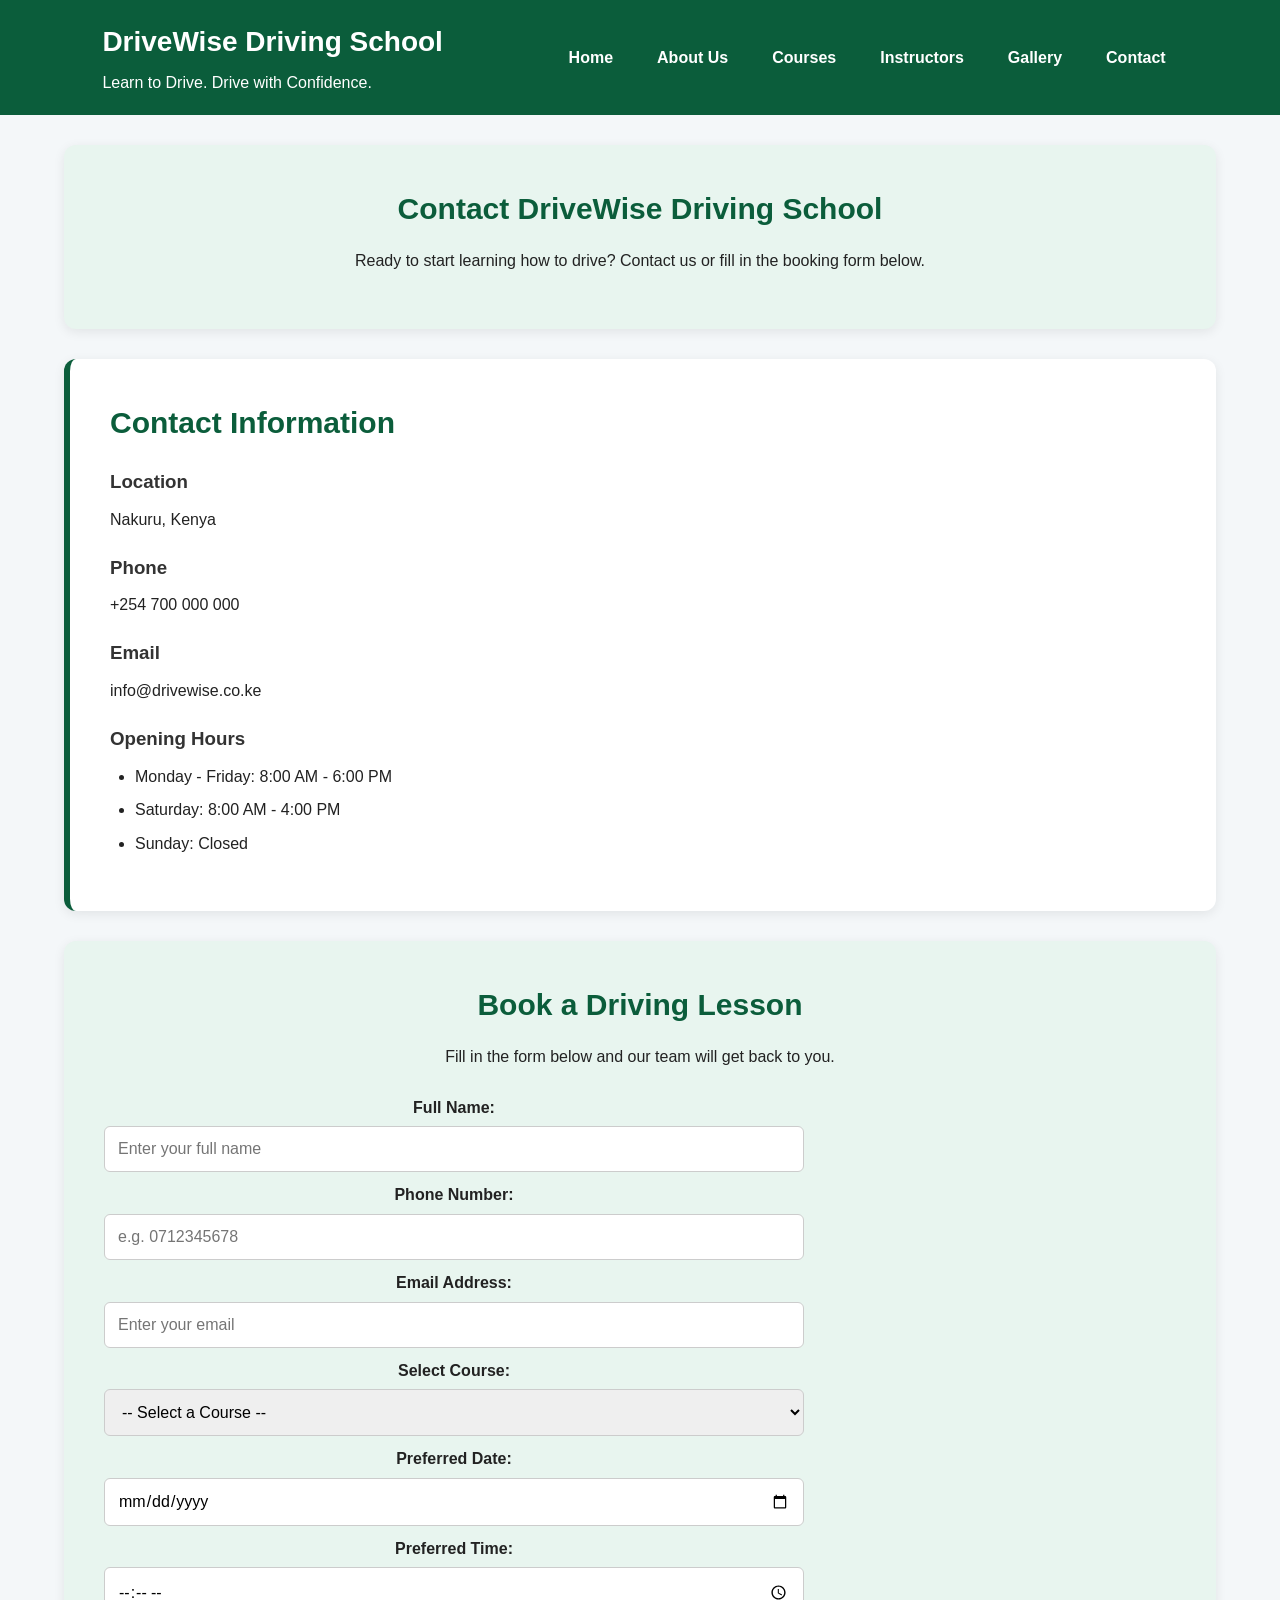
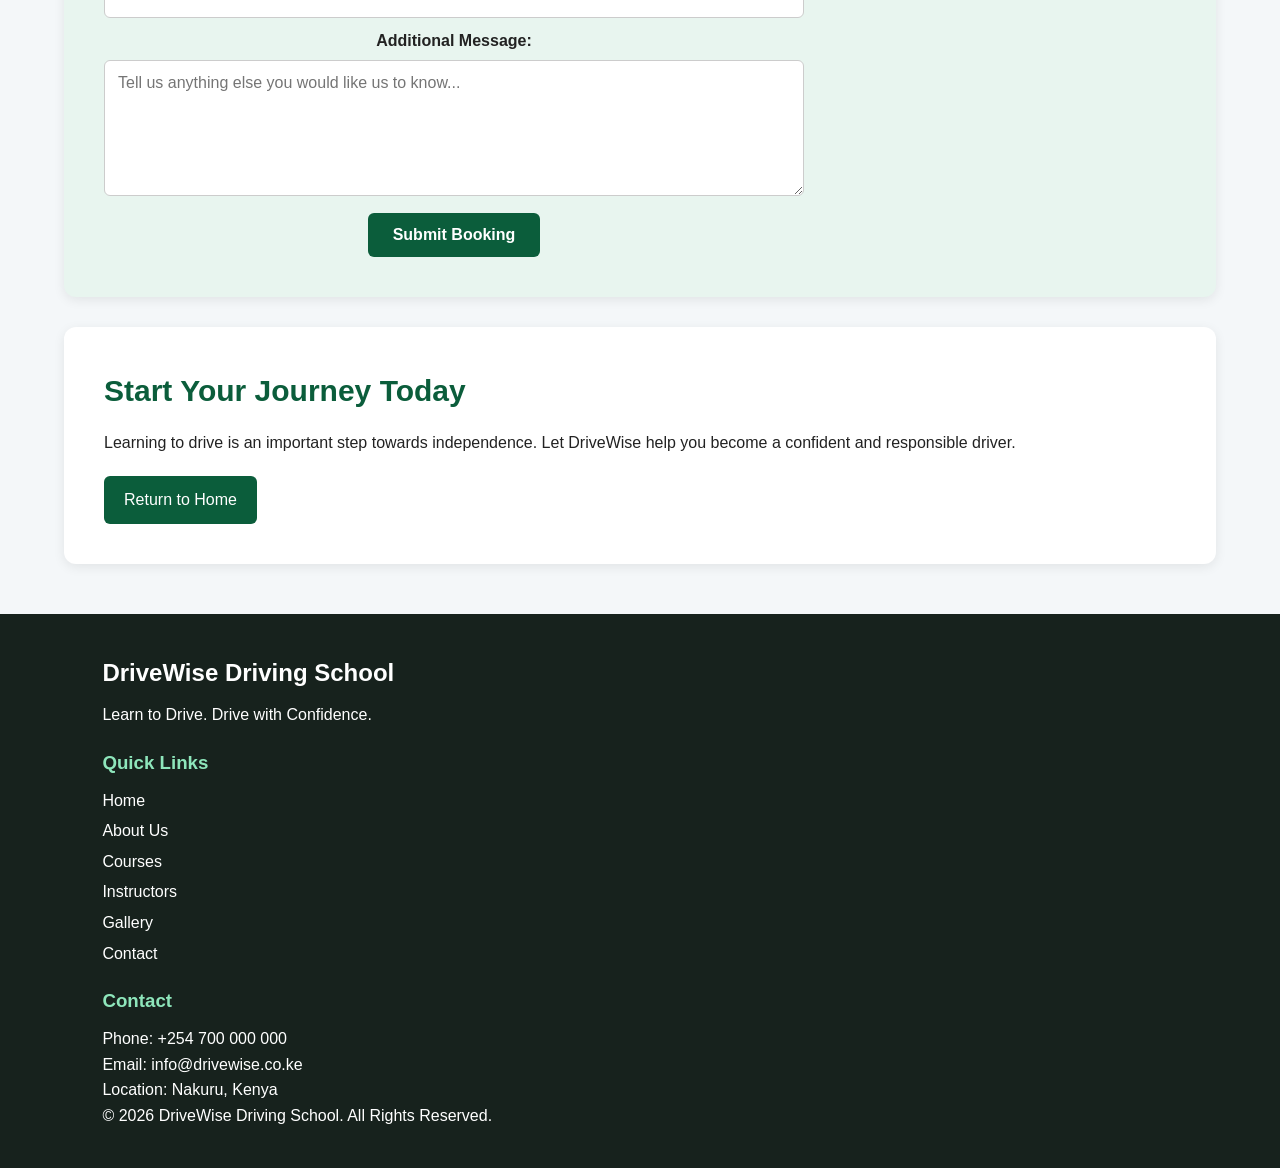
<file: contact.html>
<!DOCTYPE html>
<html lang="en">

<head>
    <meta charset="UTF-8">
    <meta name="viewport" content="width=device-width, initial-scale=1.0">

    <title>Contact Us - DriveWise Driving School</title>

    <link rel="stylesheet" href="style.css">
</head>



    <!-- HEADER -->
    <header>

        <div>
            <h1>DriveWise Driving School</h1>
            <p>Learn to Drive. Drive with Confidence.</p>
        </div>

        <!-- NAVIGATION -->
        <nav>
            <ul>
                <li><a href="index.html">Home</a></li>
                <li><a href="about.html">About Us</a></li>
                <li><a href="courses.html">Courses</a></li>
                <li><a href="instructors.html">Instructors</a></li>
                <li><a href="gallery.html">Gallery</a></li>
                <li><a href="contact.html">Contact</a></li>
            </ul>
        </nav>

    </header>


    <!-- MAIN CONTENT -->
    <main>

        <!-- CONTACT INTRO -->
        <section id="quick-contact">

            <h2>Contact DriveWise Driving School</h2>

            <p>
                Ready to start learning how to drive?
                Contact us or fill in the booking form below.
            </p>

        </section>


        <!-- CONTACT INFORMATION -->
        <section id="contact-information">

            <h2>Contact Information</h2>

            <h3>Location</h3>
            <p>Nakuru, Kenya</p>

            <h3>Phone</h3>
            <p>+254 700 000 000</p>

            <h3>Email</h3>
            <p>info@drivewise.co.ke</p>

            <h3>Opening Hours</h3>

            <ul>
                <li>Monday - Friday: 8:00 AM - 6:00 PM</li>
                <li>Saturday: 8:00 AM - 4:00 PM</li>
                <li>Sunday: Closed</li>
            </ul>

        </section>


        <!-- BOOKING FORM -->
        <section id="booking">

            <h2>Book a Driving Lesson</h2>

            <p>
                Fill in the form below and our team will get back to you.
            </p>

            <form id="contact-form">

                <!-- NAME -->
                <label for="name">Full Name:</label>

                <input
                    type="text"
                    id="name"
                    name="name"
                    placeholder="Enter your full name"
                    required>


                <!-- PHONE -->
                <label for="phone">Phone Number:</label>

                <input
                    type="tel"
                    id="phone"
                    name="phone"
                    placeholder="e.g. 0712345678"
                    required>


                <!-- EMAIL -->
                <label for="email">Email Address:</label>

                <input
                    type="email"
                    id="email"
                    name="email"
                    placeholder="Enter your email">


                <!-- COURSE -->
                <label for="course">Select Course:</label>

                <select id="course" name="course" required>

                    <option value="">-- Select a Course --</option>

                    <option value="beginner">
                        Beginner Driving Course
                    </option>

                    <option value="manual">
                        Manual Driving Course
                    </option>

                    <option value="automatic">
                        Automatic Driving Course
                    </option>

                    <option value="refresher">
                        Refresher Driving Course
                    </option>

                    <option value="defensive">
                        Defensive Driving Course
                    </option>

                </select>


                <!-- DATE -->
                <label for="date">Preferred Date:</label>

                <input
                    type="date"
                    id="date"
                    name="date"
                    required>


                <!-- TIME -->
                <label for="time">Preferred Time:</label>

                <input
                    type="time"
                    id="time"
                    name="time"
                    required>


                <!-- MESSAGE -->
                <label for="message">Additional Message:</label>

                <textarea
                    id="message"
                    name="message"
                    rows="6"
                    placeholder="Tell us anything else you would like us to know..."></textarea>


                <!-- SUBMIT -->
                <button type="submit">
                    Submit Booking
                </button>

            </form>

        </section>


        <!-- FINAL CTA -->
        <section id="contact-cta">

            <h2>Start Your Journey Today</h2>

            <p>
                Learning to drive is an important step towards
                independence. Let DriveWise help you become a
                confident and responsible driver.
            </p>

            <a href="index.html">Return to Home</a>

        </section>

    </main>


    <!-- FOOTER -->
    <footer>

        <h2>DriveWise Driving School</h2>

        <p>Learn to Drive. Drive with Confidence.</p>

        <h3>Quick Links</h3>

        <ul>
            <li><a href="index.html">Home</a></li>
            <li><a href="about.html">About Us</a></li>
            <li><a href="courses.html">Courses</a></li>
            <li><a href="instructors.html">Instructors</a></li>
            <li><a href="gallery.html">Gallery</a></li>
            <li><a href="contact.html">Contact</a></li>
        </ul>

        <h3>Contact</h3>

        <p>Phone: +254 700 000 000</p>
        <p>Email: info@drivewise.co.ke</p>
        <p>Location: Nakuru, Kenya</p>

        <p>
            &copy; 2026 DriveWise Driving School. All Rights Reserved.
        </p>

    </footer>


<script src="script.js"></script>

</body>
</html>
</file>
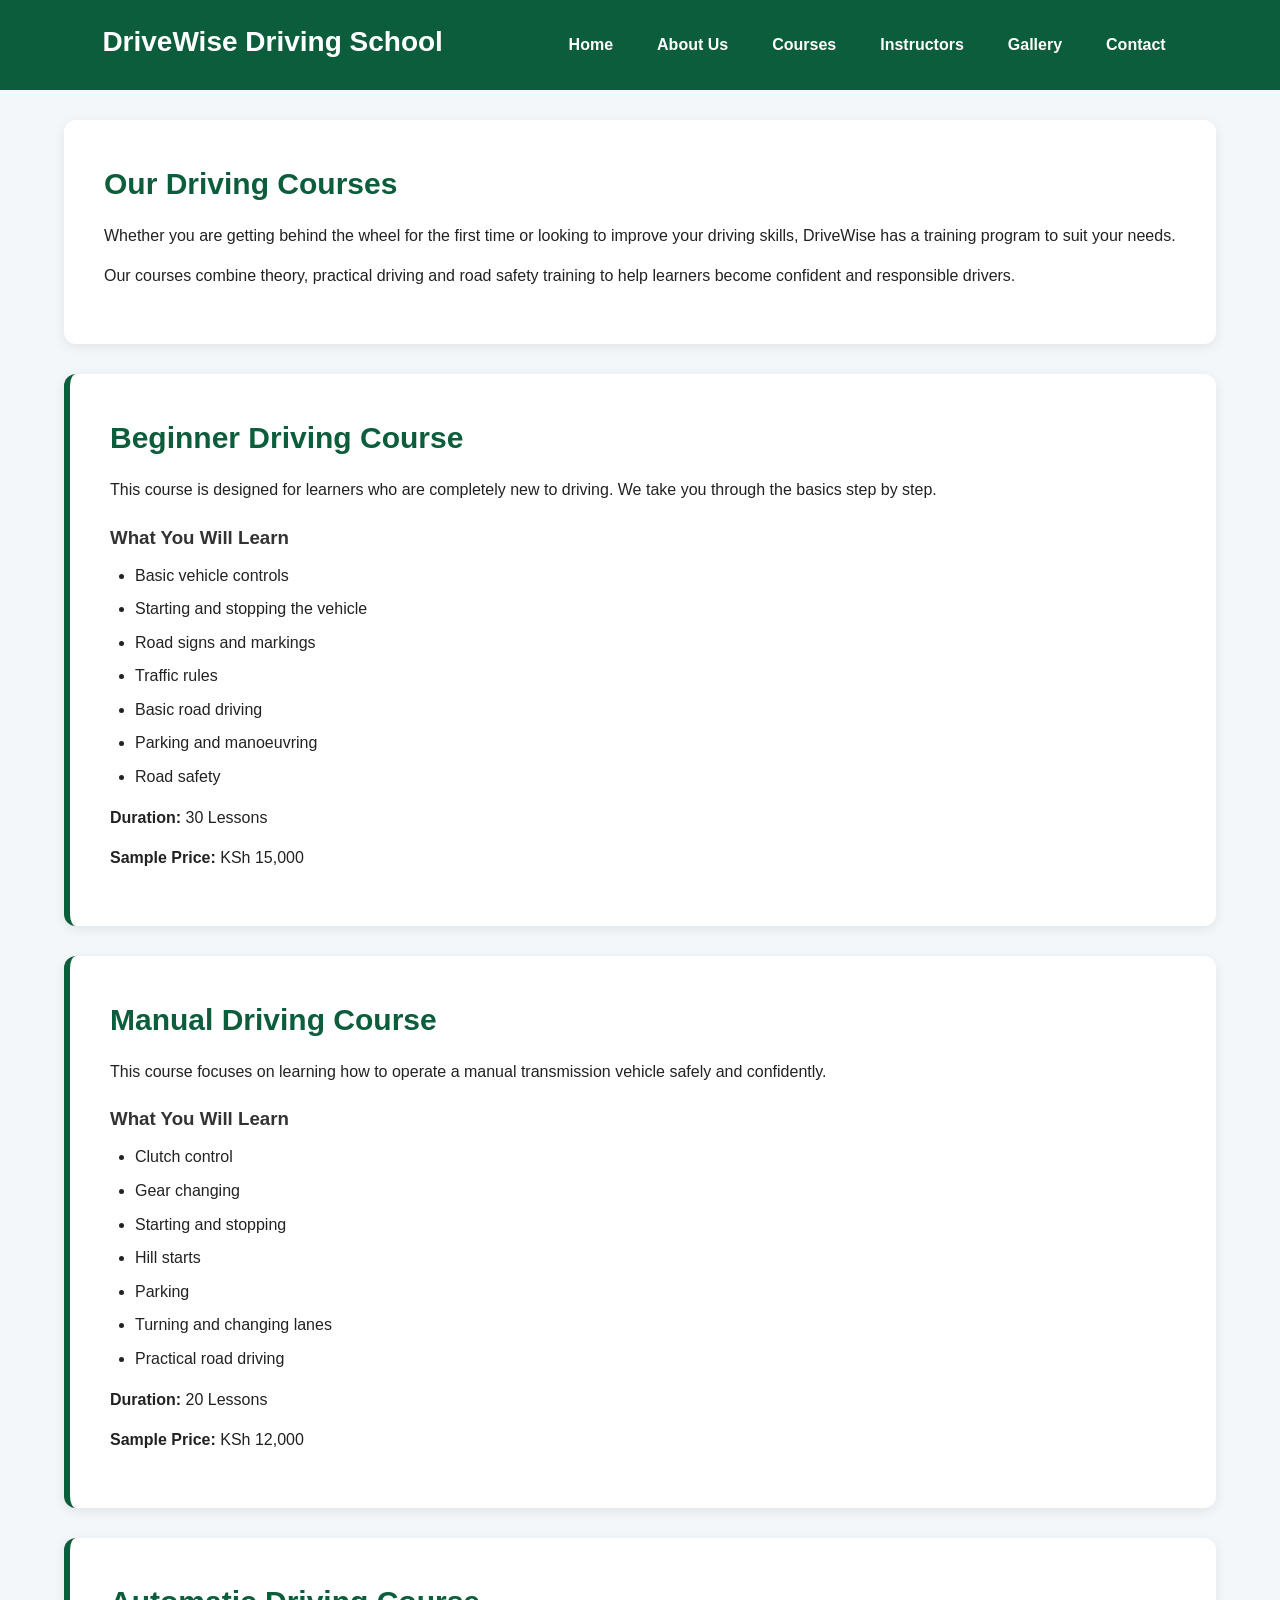
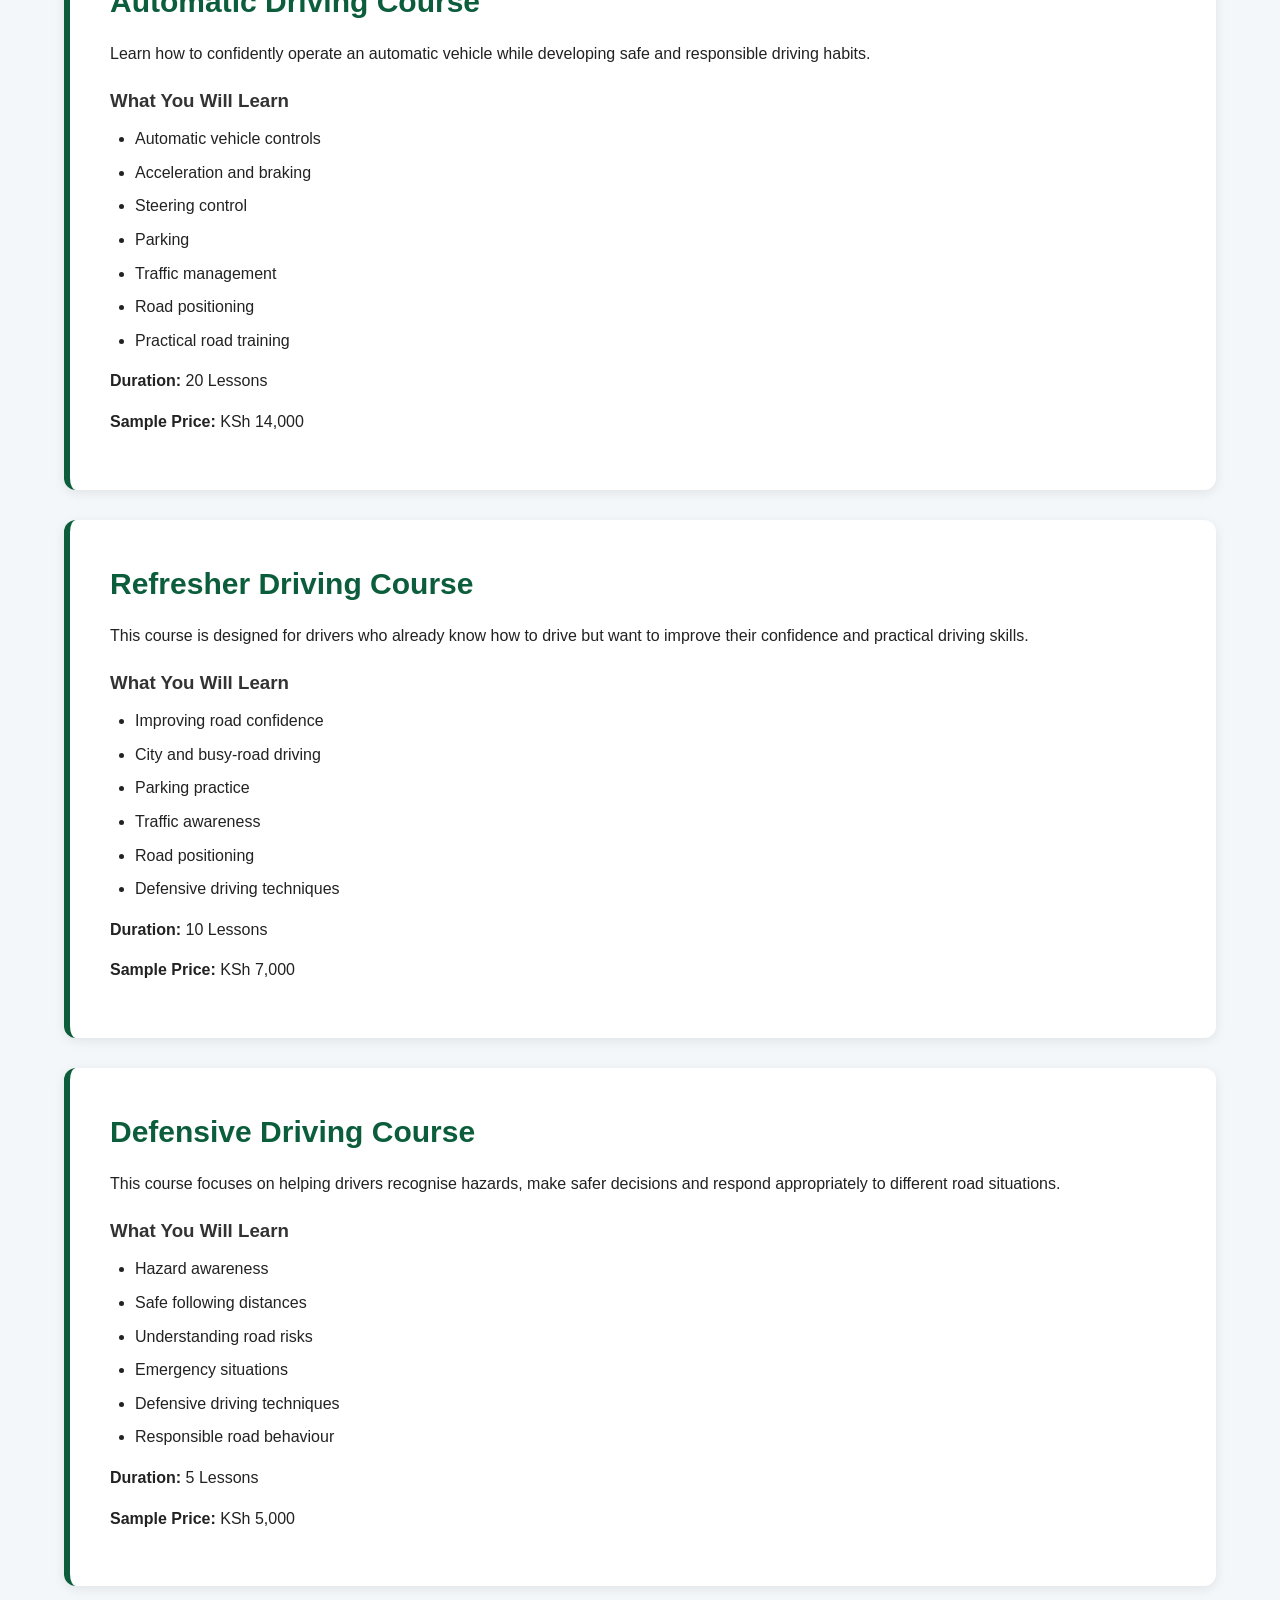
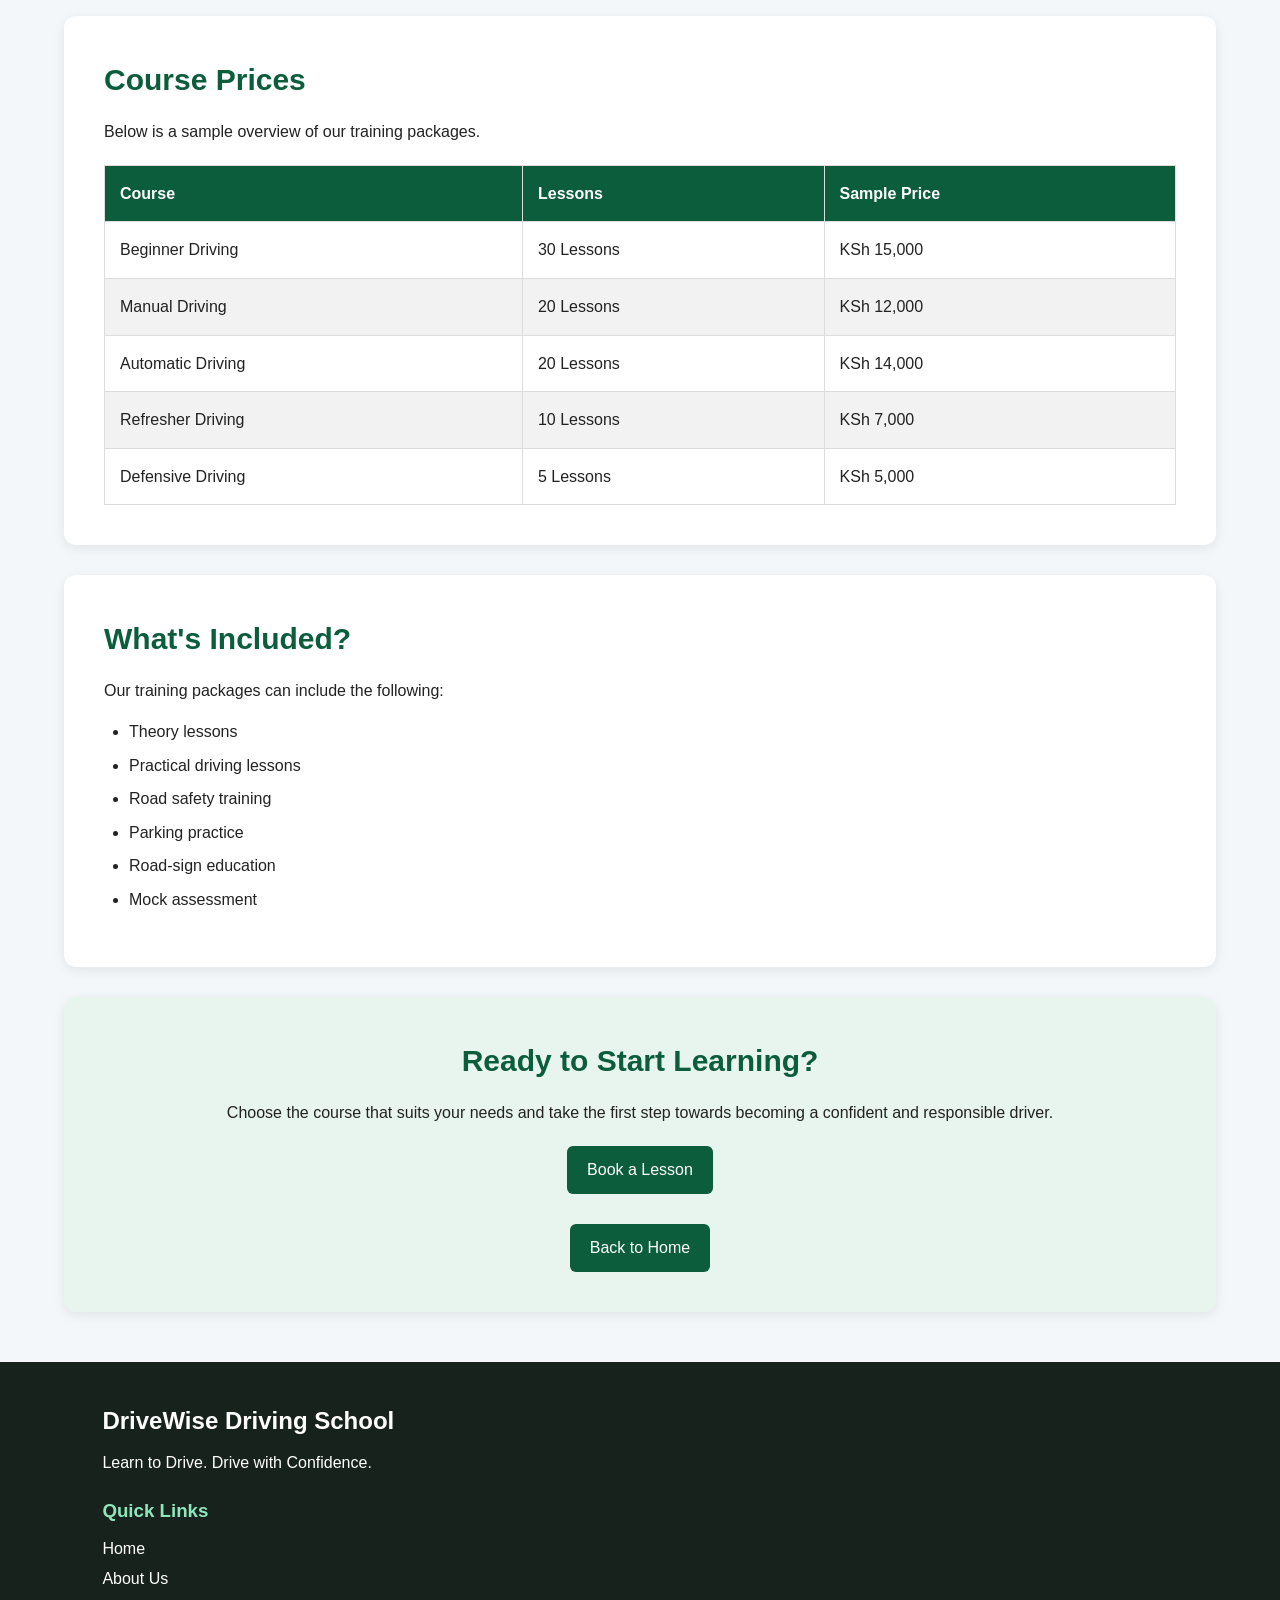
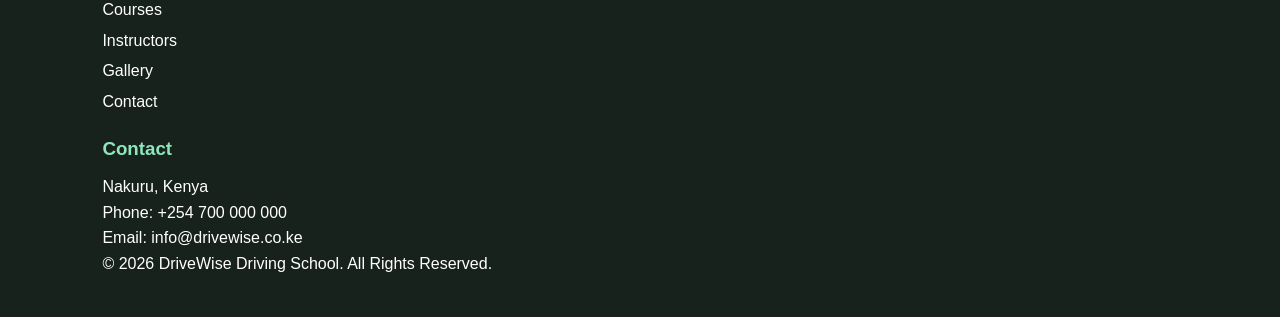
<file: courses.html>
<!DOCTYPE html>
<html lang="en">

<head>
    <meta charset="UTF-8">
    <meta name="viewport" content="width=device-width, initial-scale=1.0">

    <title>Courses | DriveWise Driving School</title>
  <link rel="stylesheet" href="style.css">
</head>

<body>

    <!-- ==================== HEADER ==================== -->

    <header>

        <h1>DriveWise Driving School</h1>

        <nav>
            <ul>
                <li><a href="index.html">Home</a></li>
                <li><a href="about.html">About Us</a></li>
                <li><a href="courses.html">Courses</a></li>
                <li><a href="instructors.html">Instructors</a></li>
                <li><a href="gallery.html">Gallery</a></li>
                <li><a href="contact.html">Contact</a></li>
            </ul>
        </nav>

    </header>


    <!-- ==================== MAIN CONTENT ==================== -->

    <main>

        <!-- INTRODUCTION -->

        <section id="courses-intro">

            <h2>Our Driving Courses</h2>

            <p>
                Whether you are getting behind the wheel for the first time
                or looking to improve your driving skills, DriveWise has a
                training program to suit your needs.
            </p>

            <p>
                Our courses combine theory, practical driving and road safety
                training to help learners become confident and responsible
                drivers.
            </p>

        </section>


        <!-- ==================== BEGINNER COURSE ==================== -->

        <section id="beginner-course">

            <h2>Beginner Driving Course</h2>

            <p>
                This course is designed for learners who are completely new
                to driving. We take you through the basics step by step.
            </p>

            <h3>What You Will Learn</h3>

            <ul>
                <li>Basic vehicle controls</li>
                <li>Starting and stopping the vehicle</li>
                <li>Road signs and markings</li>
                <li>Traffic rules</li>
                <li>Basic road driving</li>
                <li>Parking and manoeuvring</li>
                <li>Road safety</li>
            </ul>

            <p>
                <strong>Duration:</strong> 30 Lessons
            </p>

            <p>
                <strong>Sample Price:</strong> KSh 15,000
            </p>

        </section>


        <!-- ==================== MANUAL COURSE ==================== -->

        <section id="manual-course">

            <h2>Manual Driving Course</h2>

            <p>
                This course focuses on learning how to operate a manual
                transmission vehicle safely and confidently.
            </p>

            <h3>What You Will Learn</h3>

            <ul>
                <li>Clutch control</li>
                <li>Gear changing</li>
                <li>Starting and stopping</li>
                <li>Hill starts</li>
                <li>Parking</li>
                <li>Turning and changing lanes</li>
                <li>Practical road driving</li>
            </ul>

            <p>
                <strong>Duration:</strong> 20 Lessons
            </p>

            <p>
                <strong>Sample Price:</strong> KSh 12,000
            </p>

        </section>


        <!-- ==================== AUTOMATIC COURSE ==================== -->

        <section id="automatic-course">

            <h2>Automatic Driving Course</h2>

            <p>
                Learn how to confidently operate an automatic vehicle while
                developing safe and responsible driving habits.
            </p>

            <h3>What You Will Learn</h3>

            <ul>
                <li>Automatic vehicle controls</li>
                <li>Acceleration and braking</li>
                <li>Steering control</li>
                <li>Parking</li>
                <li>Traffic management</li>
                <li>Road positioning</li>
                <li>Practical road training</li>
            </ul>

            <p>
                <strong>Duration:</strong> 20 Lessons
            </p>

            <p>
                <strong>Sample Price:</strong> KSh 14,000
            </p>

        </section>


        <!-- ==================== REFRESHER COURSE ==================== -->

        <section id="refresher-course">

            <h2>Refresher Driving Course</h2>

            <p>
                This course is designed for drivers who already know how to
                drive but want to improve their confidence and practical
                driving skills.
            </p>

            <h3>What You Will Learn</h3>

            <ul>
                <li>Improving road confidence</li>
                <li>City and busy-road driving</li>
                <li>Parking practice</li>
                <li>Traffic awareness</li>
                <li>Road positioning</li>
                <li>Defensive driving techniques</li>
            </ul>

            <p>
                <strong>Duration:</strong> 10 Lessons
            </p>

            <p>
                <strong>Sample Price:</strong> KSh 7,000
            </p>

        </section>


        <!-- ==================== DEFENSIVE DRIVING ==================== -->

        <section id="defensive-driving">

            <h2>Defensive Driving Course</h2>

            <p>
                This course focuses on helping drivers recognise hazards,
                make safer decisions and respond appropriately to different
                road situations.
            </p>

            <h3>What You Will Learn</h3>

            <ul>
                <li>Hazard awareness</li>
                <li>Safe following distances</li>
                <li>Understanding road risks</li>
                <li>Emergency situations</li>
                <li>Defensive driving techniques</li>
                <li>Responsible road behaviour</li>
            </ul>

            <p>
                <strong>Duration:</strong> 5 Lessons
            </p>

            <p>
                <strong>Sample Price:</strong> KSh 5,000
            </p>

        </section>


        <!-- ==================== PRICING TABLE ==================== -->

        <section id="pricing">

            <h2>Course Prices</h2>

            <p>
                Below is a sample overview of our training packages.
            </p>

            <table border="1">

                <thead>

                    <tr>
                        <th>Course</th>
                        <th>Lessons</th>
                        <th>Sample Price</th>
                    </tr>

                </thead>

                <tbody>

                    <tr>
                        <td>Beginner Driving</td>
                        <td>30 Lessons</td>
                        <td>KSh 15,000</td>
                    </tr>

                    <tr>
                        <td>Manual Driving</td>
                        <td>20 Lessons</td>
                        <td>KSh 12,000</td>
                    </tr>

                    <tr>
                        <td>Automatic Driving</td>
                        <td>20 Lessons</td>
                        <td>KSh 14,000</td>
                    </tr>

                    <tr>
                        <td>Refresher Driving</td>
                        <td>10 Lessons</td>
                        <td>KSh 7,000</td>
                    </tr>

                    <tr>
                        <td>Defensive Driving</td>
                        <td>5 Lessons</td>
                        <td>KSh 5,000</td>
                    </tr>

                </tbody>

            </table>

        </section>


        <!-- ==================== WHAT IS INCLUDED ==================== -->

        <section id="included">

            <h2>What's Included?</h2>

            <p>
                Our training packages can include the following:
            </p>

            <ul>
                <li>Theory lessons</li>
                <li>Practical driving lessons</li>
                <li>Road safety training</li>
                <li>Parking practice</li>
                <li>Road-sign education</li>
                <li>Mock assessment</li>
            </ul>

        </section>


        <!-- ==================== CALL TO ACTION ==================== -->

        <section id="course-cta">

            <h2>Ready to Start Learning?</h2>

            <p>
                Choose the course that suits your needs and take the first
                step towards becoming a confident and responsible driver.
            </p>

            <a href="contact.html">Book a Lesson</a>

            <br><br>

            <a href="index.html">Back to Home</a>

        </section>

    </main>


    <!-- ==================== FOOTER ==================== -->

    <footer>

        <h2>DriveWise Driving School</h2>

        <p>
            Learn to Drive. Drive with Confidence.
        </p>

        <h3>Quick Links</h3>

        <ul>
            <li><a href="index.html">Home</a></li>
            <li><a href="about.html">About Us</a></li>
            <li><a href="courses.html">Courses</a></li>
            <li><a href="instructors.html">Instructors</a></li>
            <li><a href="gallery.html">Gallery</a></li>
            <li><a href="contact.html">Contact</a></li>
        </ul>

        <h3>Contact</h3>

        <p>Nakuru, Kenya</p>
        <p>Phone: +254 700 000 000</p>
        <p>Email: info@drivewise.co.ke</p>

        <p>
            &copy; 2026 DriveWise Driving School. All Rights Reserved.
        </p>

    </footer>
<script src="script.js"></script>
</body>

</html>
</file>
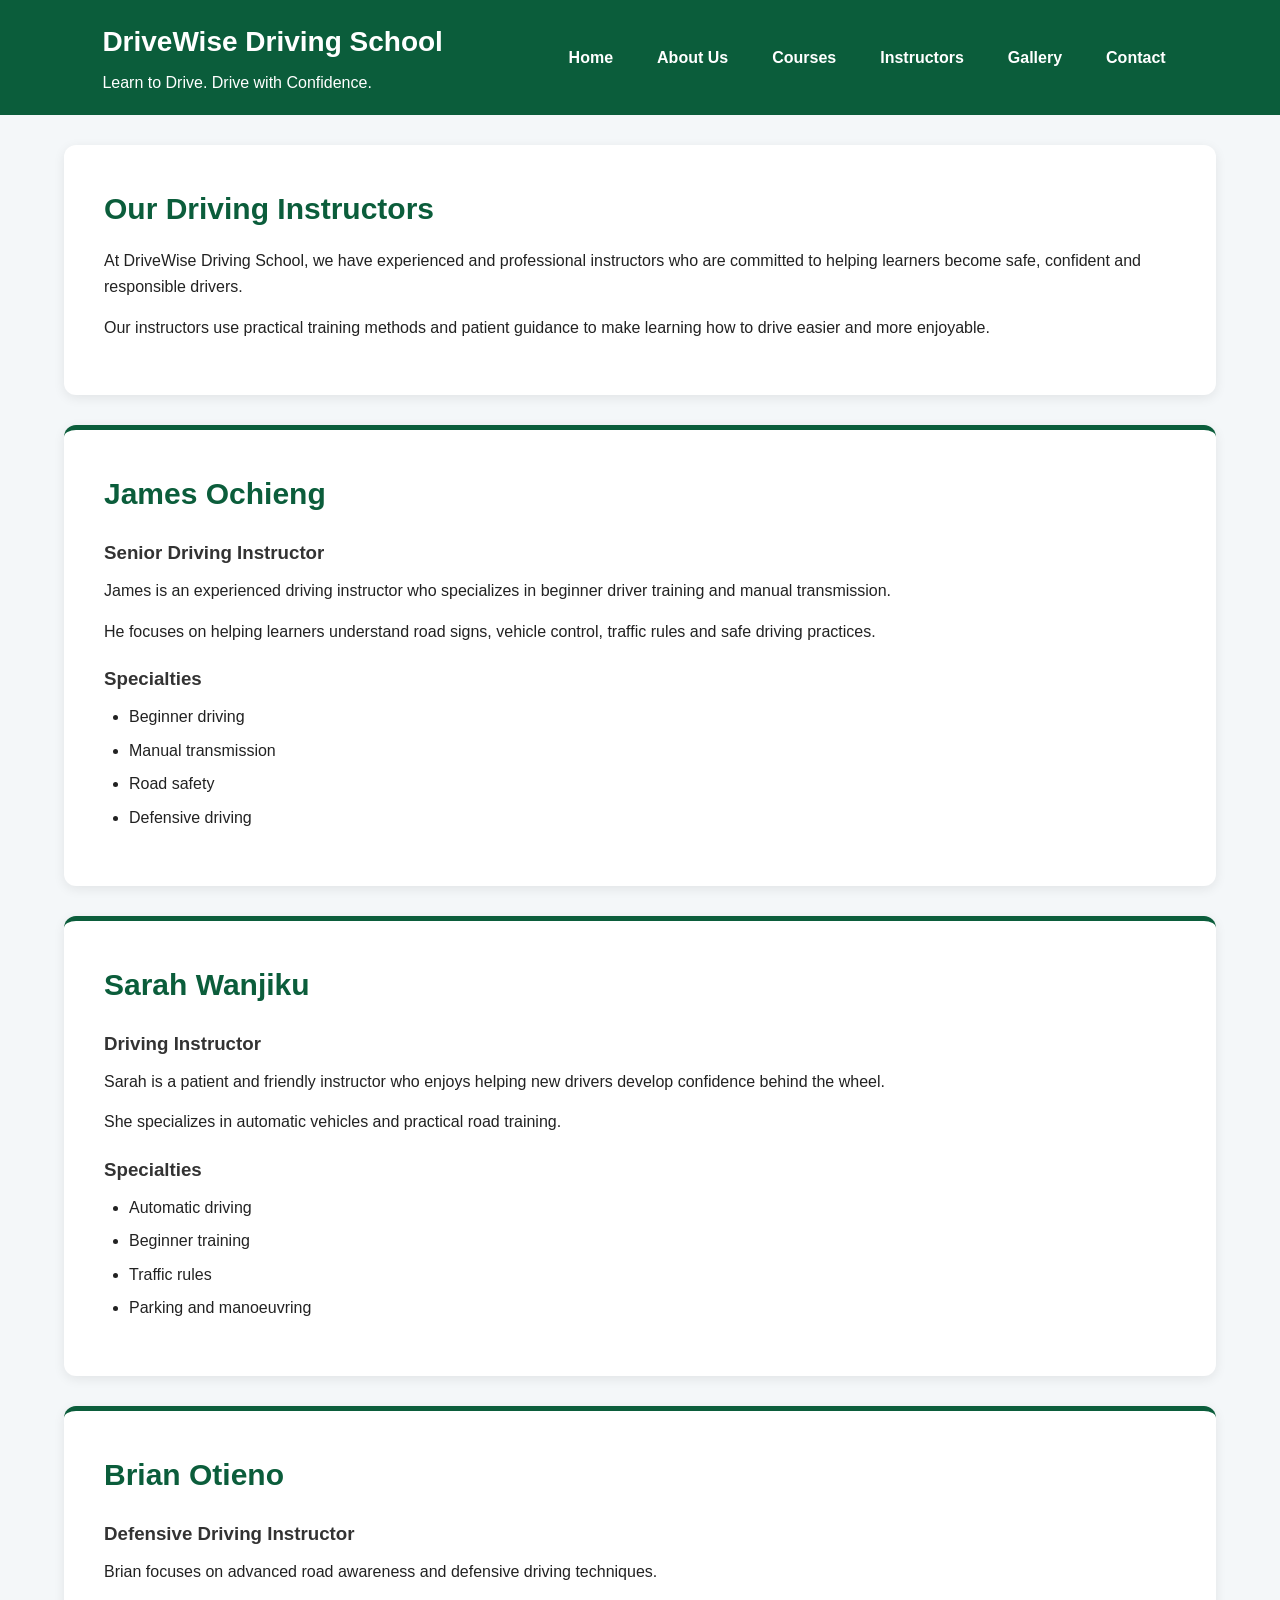
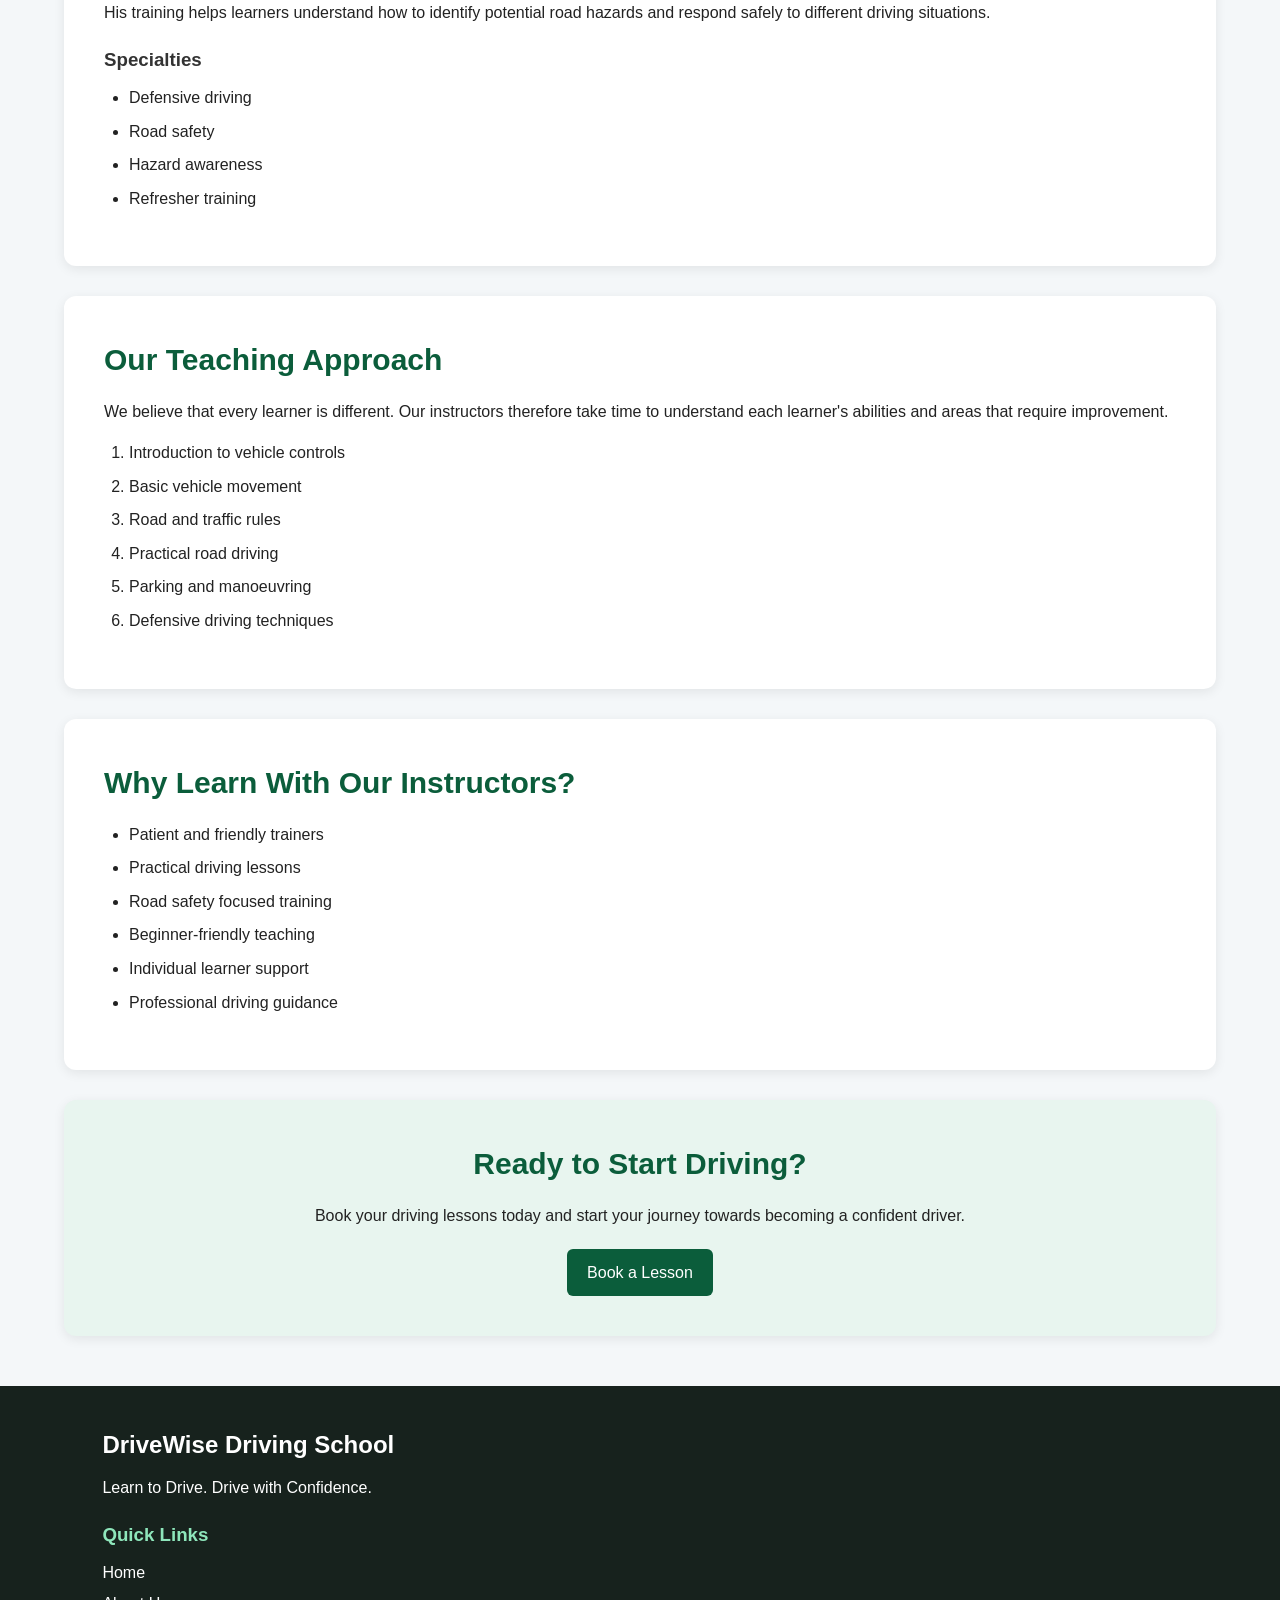
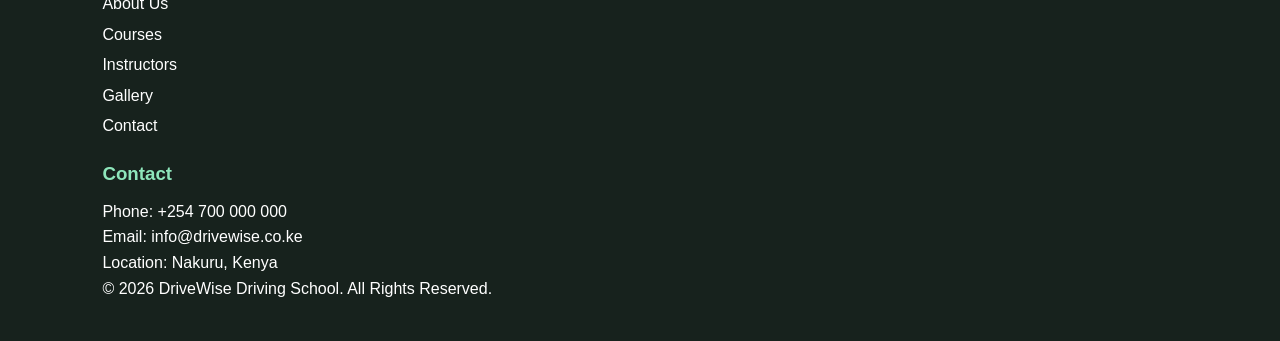
<file: instructors.html>
<!DOCTYPE html>
<html lang="en">

<head>
    <meta charset="UTF-8">
    <meta name="viewport" content="width=device-width, initial-scale=1.0">

    <title>Instructors - DriveWise Driving School</title>

    <link rel="stylesheet" href="style.css">
</head>

<body>

    <!-- HEADER -->
    <header>

        <div>
            <h1>DriveWise Driving School</h1>
            <p>Learn to Drive. Drive with Confidence.</p>
        </div>

        <!-- NAVIGATION -->
        <nav>
            <ul>
                <li><a href="index.html">Home</a></li>
                <li><a href="about.html">About Us</a></li>
                <li><a href="courses.html">Courses</a></li>
                <li><a href="instructors.html">Instructors</a></li>
                <li><a href="gallery.html">Gallery</a></li>
                <li><a href="contact.html">Contact</a></li>
            </ul>
        </nav>

    </header>


    <!-- MAIN CONTENT -->
    <main>

        <!-- INTRODUCTION -->
        <section id="instructors-intro">

            <h2>Our Driving Instructors</h2>

            <p>
                At DriveWise Driving School, we have experienced and
                professional instructors who are committed to helping
                learners become safe, confident and responsible drivers.
            </p>

            <p>
                Our instructors use practical training methods and
                patient guidance to make learning how to drive easier
                and more enjoyable.
            </p>

        </section>


        <!-- JAMES -->
        <section id="james">

            <h2>James Ochieng</h2>

            <h3>Senior Driving Instructor</h3>

            <p>
                James is an experienced driving instructor who specializes
                in beginner driver training and manual transmission.
            </p>

            <p>
                He focuses on helping learners understand road signs,
                vehicle control, traffic rules and safe driving practices.
            </p>

            <h3>Specialties</h3>

            <ul>
                <li>Beginner driving</li>
                <li>Manual transmission</li>
                <li>Road safety</li>
                <li>Defensive driving</li>
            </ul>

        </section>


        <!-- SARAH -->
        <section id="sarah">

            <h2>Sarah Wanjiku</h2>

            <h3>Driving Instructor</h3>

            <p>
                Sarah is a patient and friendly instructor who enjoys
                helping new drivers develop confidence behind the wheel.
            </p>

            <p>
                She specializes in automatic vehicles and practical
                road training.
            </p>

            <h3>Specialties</h3>

            <ul>
                <li>Automatic driving</li>
                <li>Beginner training</li>
                <li>Traffic rules</li>
                <li>Parking and manoeuvring</li>
            </ul>

        </section>


        <!-- BRIAN -->
        <section id="brian">

            <h2>Brian Otieno</h2>

            <h3>Defensive Driving Instructor</h3>

            <p>
                Brian focuses on advanced road awareness and defensive
                driving techniques.
            </p>

            <p>
                His training helps learners understand how to identify
                potential road hazards and respond safely to different
                driving situations.
            </p>

            <h3>Specialties</h3>

            <ul>
                <li>Defensive driving</li>
                <li>Road safety</li>
                <li>Hazard awareness</li>
                <li>Refresher training</li>
            </ul>

        </section>


        <!-- TEACHING APPROACH -->
        <section id="teaching-approach">

            <h2>Our Teaching Approach</h2>

            <p>
                We believe that every learner is different. Our instructors
                therefore take time to understand each learner's abilities
                and areas that require improvement.
            </p>

            <ol>
                <li>Introduction to vehicle controls</li>
                <li>Basic vehicle movement</li>
                <li>Road and traffic rules</li>
                <li>Practical road driving</li>
                <li>Parking and manoeuvring</li>
                <li>Defensive driving techniques</li>
            </ol>

        </section>


        <!-- WHY OUR INSTRUCTORS -->
        <section id="why-instructors">

            <h2>Why Learn With Our Instructors?</h2>

            <ul>
                <li>Patient and friendly trainers</li>
                <li>Practical driving lessons</li>
                <li>Road safety focused training</li>
                <li>Beginner-friendly teaching</li>
                <li>Individual learner support</li>
                <li>Professional driving guidance</li>
            </ul>

        </section>


        <!-- CALL TO ACTION -->
        <section id="instructor-cta">

            <h2>Ready to Start Driving?</h2>

            <p>
                Book your driving lessons today and start your journey
                towards becoming a confident driver.
            </p>

            <a href="contact.html">Book a Lesson</a>

        </section>

    </main>


    <!-- FOOTER -->
    <footer>

        <h2>DriveWise Driving School</h2>

        <p>Learn to Drive. Drive with Confidence.</p>

        <h3>Quick Links</h3>

        <ul>
            <li><a href="index.html">Home</a></li>
            <li><a href="about.html">About Us</a></li>
            <li><a href="courses.html">Courses</a></li>
            <li><a href="instructors.html">Instructors</a></li>
            <li><a href="gallery.html">Gallery</a></li>
            <li><a href="contact.html">Contact</a></li>
        </ul>

        <h3>Contact</h3>

        <p>Phone: +254 700 000 000</p>
        <p>Email: info@drivewise.co.ke</p>
        <p>Location: Nakuru, Kenya</p>

        <p>
            &copy; 2026 DriveWise Driving School. All Rights Reserved.
        </p>

    </footer>

<script src="script.js"></script>
</body>
</html>
</file>
<file: style.css>
/* =====================================================
   DRIVEWISE DRIVING SCHOOL
   MAIN STYLESHEET
   ===================================================== */


/* =====================================================
   1. GENERAL PAGE SETTINGS
   ===================================================== */

* {
    box-sizing: border-box;
    margin: 0;
    padding: 0;
}

html {
    scroll-behavior: smooth;
}

body {
    font-family: Arial, Helvetica, sans-serif;
    line-height: 1.6;
    background-color: #f4f7f9;
    color: #222;
}


/* =====================================================
   2. HEADER
   ===================================================== */

header {
    background-color: #0b5d3b;
    color: white;
    padding: 20px 8%;
    display: flex;
    justify-content: space-between;
    align-items: center;
    flex-wrap: wrap;
}

header h1 {
    font-size: 28px;
    margin-bottom: 5px;
}


/* =====================================================
   3. NAVIGATION
   ===================================================== */

nav ul {
    list-style: none;
    display: flex;
    gap: 20px;
    flex-wrap: wrap;
}

nav ul li a {
    color: white;
    text-decoration: none;
    font-weight: bold;
    padding: 8px 12px;
    border-radius: 5px;
    transition: 0.3s;
}

nav ul li a:hover {
    background-color: white;
    color: #0b5d3b;
}


/* =====================================================
   4. MAIN CONTENT
   ===================================================== */

main {
    width: 90%;
    max-width: 1200px;
    margin: auto;
}


/* =====================================================
   5. SECTIONS
   ===================================================== */

section {
    background-color: white;
    margin: 30px 0;
    padding: 40px;
    border-radius: 12px;
    box-shadow: 0 3px 12px rgba(0, 0, 0, 0.08);
}

section h2 {
    color: #0b5d3b;
    font-size: 30px;
    margin-bottom: 15px;
}

section h3 {
    color: #333;
    margin-top: 20px;
    margin-bottom: 10px;
}

section p {
    margin-bottom: 15px;
}


/* =====================================================
   6. HERO SECTION
   ===================================================== */

#home {
    background: linear-gradient(
        rgba(11, 93, 59, 0.9),
        rgba(11, 93, 59, 0.9)
    );
    color: white;
    text-align: center;
    padding: 70px 40px;
}

#home h2 {
    color: white;
    font-size: 42px;
    margin-bottom: 20px;
}

#home p {
    max-width: 800px;
    margin: 0 auto 20px;
}

#home img {
    width: 100%;
    max-width: 700px;
    height: 350px;
    object-fit: cover;
    border-radius: 12px;
    margin: 25px auto;
    display: block;
}


/* =====================================================
   7. LINKS / BUTTONS
   ===================================================== */

main a {
    display: inline-block;
    background-color: #0b5d3b;
    color: white;
    text-decoration: none;
    padding: 11px 20px;
    border-radius: 6px;
    margin-top: 5px;
    transition: 0.3s;
}

main a:hover {
    background-color: #08462d;
    transform: translateY(-2px);
}


/* =====================================================
   8. COURSE SECTIONS
   ===================================================== */

#beginner-course,
#manual-course,
#automatic-course,
#refresher-course,
#defensive-driving {
    border-left: 6px solid #0b5d3b;
}

section ul,
section ol {
    margin-left: 25px;
    margin-bottom: 15px;
}

section li {
    margin-bottom: 8px;
}


/* =====================================================
   9. PRICING TABLE
   ===================================================== */

#pricing {
    overflow-x: auto;
}

table {
    width: 100%;
    border-collapse: collapse;
    margin-top: 20px;
}

th,
td {
    padding: 15px;
    text-align: left;
    border: 1px solid #ddd;
}

th {
    background-color: #0b5d3b;
    color: white;
}

tr:nth-child(even) {
    background-color: #f2f2f2;
}

tr:hover {
    background-color: #e8f5ef;
}


/* =====================================================
   10. INSTRUCTOR PAGE
   ===================================================== */

#james,
#sarah,
#brian {
    border-top: 5px solid #0b5d3b;
}

#james h2,
#sarah h2,
#brian h2 {
    margin-bottom: 5px;
}


/* =====================================================
   11. GALLERY
   ===================================================== */

figure {
    margin: 20px 0;
    text-align: center;
}

figure img {
    width: 100%;
    max-width: 600px;
    height: 350px;
    object-fit: cover;
    border-radius: 12px;
    box-shadow: 0 4px 12px rgba(0, 0, 0, 0.15);
}

figcaption {
    margin-top: 10px;
    font-style: italic;
    color: #666;
}


/* =====================================================
   12. CONTACT INFORMATION
   ===================================================== */

#contact-information {
    border-left: 6px solid #0b5d3b;
}


/* =====================================================
   13. CONTACT FORM
   ===================================================== */

form {
    max-width: 700px;
    margin-top: 25px;
}

label {
    display: inline-block;
    margin-bottom: 6px;
    font-weight: bold;
}

input,
select,
textarea {
    width: 100%;
    padding: 13px;
    margin-bottom: 10px;
    border: 1px solid #ccc;
    border-radius: 6px;
    font-size: 16px;
    font-family: inherit;
}

input:focus,
select:focus,
textarea:focus {
    outline: none;
    border-color: #0b5d3b;
    box-shadow: 0 0 5px rgba(11, 93, 59, 0.3);
}

textarea {
    resize: vertical;
}

button {
    background-color: #0b5d3b;
    color: white;
    border: none;
    padding: 13px 25px;
    border-radius: 6px;
    font-size: 16px;
    font-weight: bold;
    cursor: pointer;
    transition: 0.3s;
}

button:hover {
    background-color: #08462d;
    transform: translateY(-2px);
}


/* =====================================================
   14. CALL TO ACTION SECTIONS
   ===================================================== */

#booking,
#course-cta,
#instructor-cta,
#gallery-cta,
#quick-contact {
    text-align: center;
    background-color: #e8f5ef;
}

#booking h2,
#course-cta h2,
#instructor-cta h2,
#gallery-cta h2,
#quick-contact h2 {
    color: #0b5d3b;
}


/* =====================================================
   15. ABOUT PAGE
   ===================================================== */

#about-intro {
    text-align: center;
}

#about-intro img {
    width: 100%;
    max-width: 700px;
    height: 350px;
    object-fit: cover;
    border-radius: 12px;
    margin-top: 20px;
}


/* =====================================================
   16. CORE VALUES
   ===================================================== */

#values article {
    background-color: #f4f7f9;
    padding: 20px;
    margin: 15px 0;
    border-radius: 8px;
    border-left: 5px solid #0b5d3b;
}

#values article h3 {
    color: #0b5d3b;
}


/* =====================================================
   17. TRAINING STEPS
   ===================================================== */

#training ol {
    padding-left: 20px;
}

#training li {
    padding: 8px;
}


/* =====================================================
   18. FOOTER
   ===================================================== */

footer {
    background-color: #17221d;
    color: white;
    padding: 40px 8%;
    margin-top: 50px;
}

footer h2 {
    color: white;
    margin-bottom: 10px;
}

footer h3 {
    color: #8ee6bb;
    margin-top: 20px;
    margin-bottom: 10px;
}

footer ul {
    list-style: none;
}

footer li {
    margin-bottom: 5px;
}

footer a {
    color: white;
    text-decoration: none;
}

footer a:hover {
    color: #8ee6bb;
}


/* =====================================================
   19. RESPONSIVE DESIGN
   ===================================================== */

@media (max-width: 768px) {

    header {
        flex-direction: column;
        text-align: center;
        padding: 20px;
    }

    header h1 {
        font-size: 24px;
        margin-bottom: 15px;
    }

    nav ul {
        justify-content: center;
        gap: 8px;
    }

    nav ul li a {
        padding: 7px 9px;
        font-size: 14px;
    }

    main {
        width: 94%;
    }

    section {
        padding: 25px 20px;
        margin: 20px 0;
    }

    section h2 {
        font-size: 25px;
    }

    #home {
        padding: 50px 20px;
    }

    #home h2 {
        font-size: 32px;
    }

    #home img,
    figure img,
    #about-intro img {
        height: 250px;
    }

    table {
        font-size: 14px;
    }

    th,
    td {
        padding: 10px;
    }

    footer {
        text-align: center;
        padding: 35px 20px;
    }
}


/* =====================================================
   20. SMALL PHONE SETTINGS
   ===================================================== */

@media (max-width: 480px) {

    header h1 {
        font-size: 21px;
    }

    nav ul {
        flex-direction: column;
        width: 100%;
        gap: 5px;
    }

    nav ul li {
        width: 100%;
    }

    nav ul li a {
        display: block;
        width: 100%;
    }

    #home h2 {
        font-size: 27px;
    }

    section {
        padding: 20px 15px;
    }

    section h2 {
        font-size: 23px;
    }

    input,
    select,
    textarea {
        font-size: 15px;
    }

}
</file>
